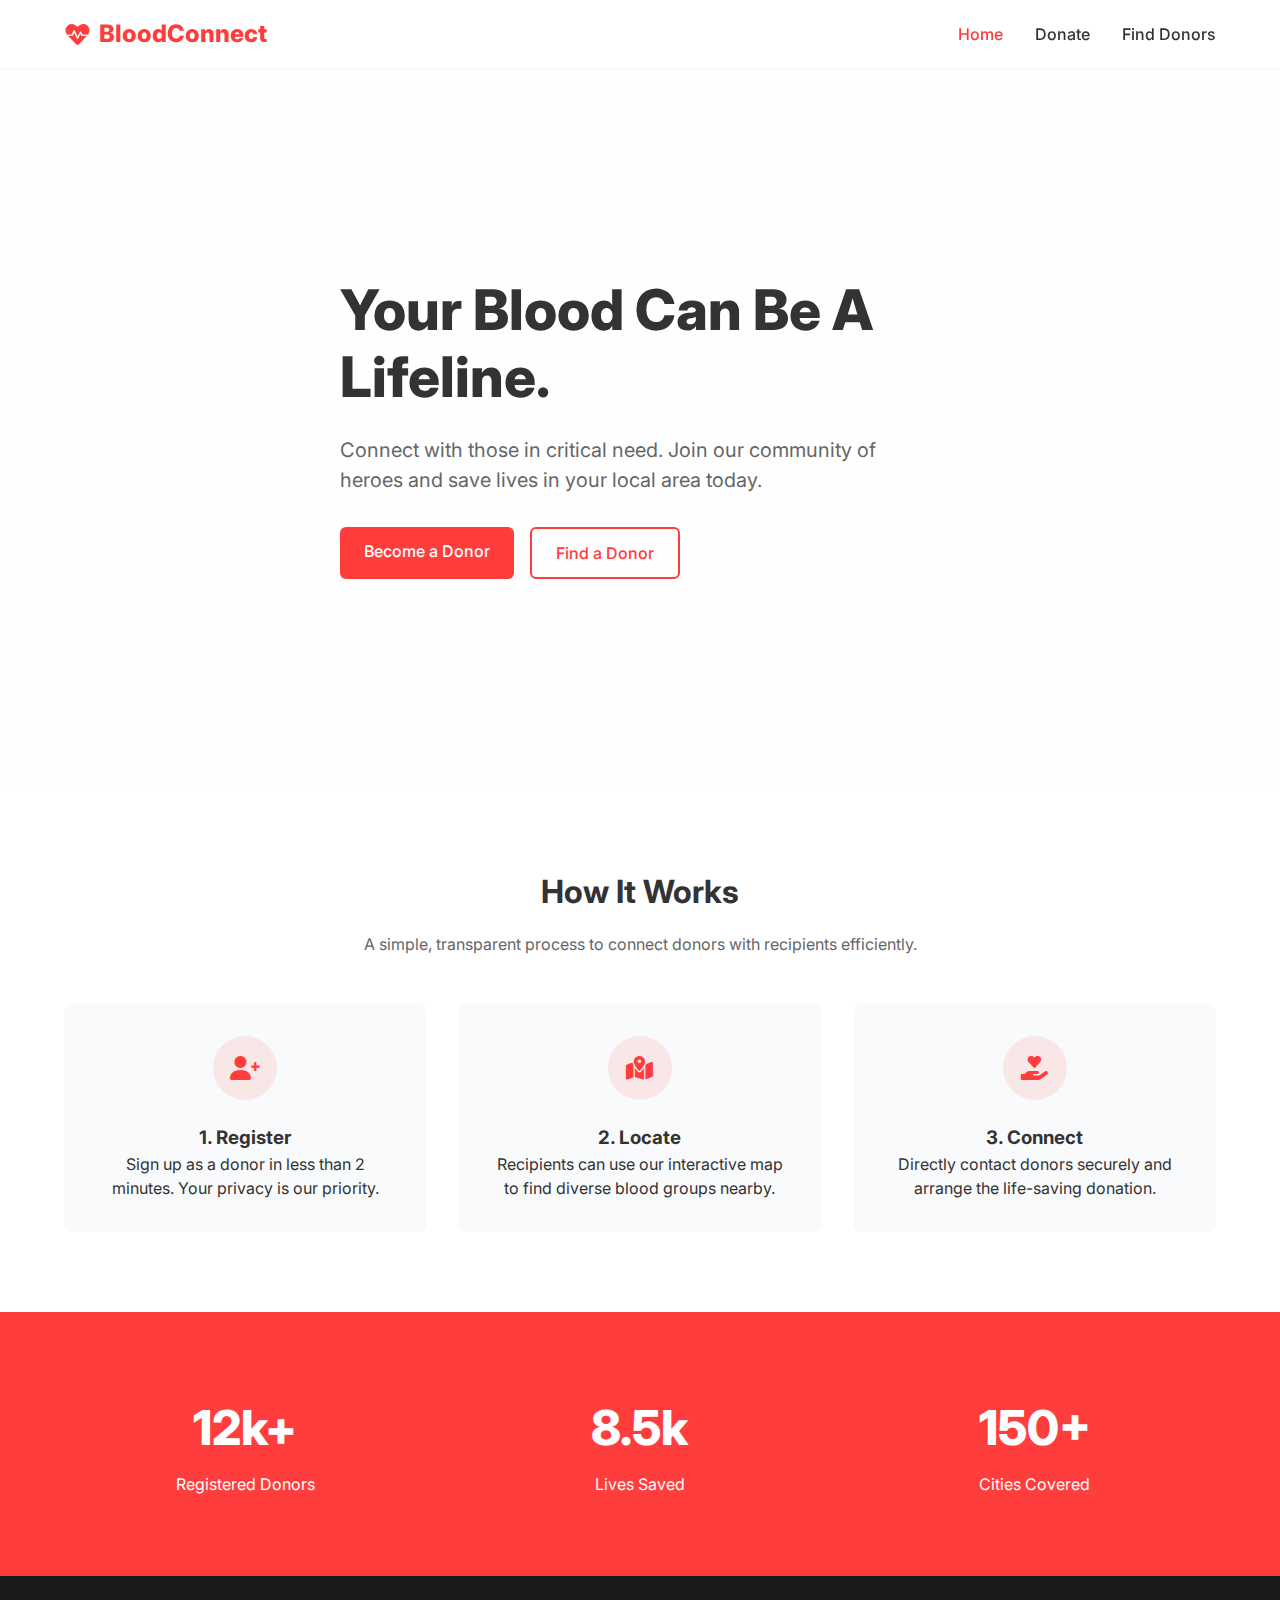
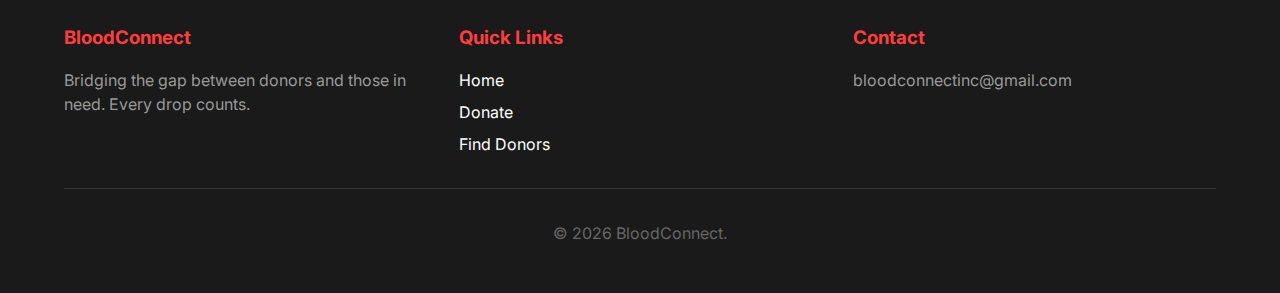
<file: index.html>
<!DOCTYPE html>
<html lang="en">

<head>
    <meta charset="UTF-8">
    <meta name="viewport" content="width=device-width, initial-scale=1.0">
    <title>BloodConnect - Save a Life Today</title>
    <link rel="stylesheet" href="style.css">
    <link href="https://fonts.googleapis.com/css2?family=Inter:wght@400;500;600;700;800&display=swap" rel="stylesheet">
    <link rel="stylesheet" href="https://cdnjs.cloudflare.com/ajax/libs/font-awesome/6.0.0/css/all.min.css">
</head>

<body>

    <!-- Navigation -->
    <nav class="navbar">
        <div class="container nav-container">
            <a href="index.html" class="logo">
                <i class="fa-solid fa-heart-pulse"></i> BloodConnect
            </a>
            <ul class="nav-links">
                <li><a href="index.html" class="nav-link active">Home</a></li>
                <li><a href="register.html" class="nav-link">Donate</a></li>
                <li><a href="locate.html" class="nav-link">Find Donors</a></li>
            </ul>
        </div>
    </nav>

    <!-- Hero Section -->
    <header class="hero">
        <div class="container">
            <div class="hero-content">
                <h1>Your Blood Can Be A Lifeline.</h1>
                <p>Connect with those in critical need. Join our community of heroes and save lives in your local area
                    today.</p>
                <div style="display: flex; gap: 1rem;">
                    <a href="register.html" class="btn btn-primary">Become a Donor</a>
                    <a href="locate.html" class="btn btn-outline">Find a Donor</a>
                </div>
            </div>
        </div>
    </header>

    <!-- How It Works -->
    <section class="features">
        <div class="container">
            <h2 class="section-title">How It Works</h2>
            <p class="section-subtitle">A simple, transparent process to connect donors with recipients efficiently.</p>

            <div class="features-grid">
                <div class="feature-card">
                    <div class="feature-icon">
                        <i class="fa-solid fa-user-plus"></i>
                    </div>
                    <h3>1. Register</h3>
                    <p>Sign up as a donor in less than 2 minutes. Your privacy is our priority.</p>
                </div>
                <div class="feature-card">
                    <div class="feature-icon">
                        <i class="fa-solid fa-map-location-dot"></i>
                    </div>
                    <h3>2. Locate</h3>
                    <p>Recipients can use our interactive map to find diverse blood groups nearby.</p>
                </div>
                <div class="feature-card">
                    <div class="feature-icon">
                        <i class="fa-solid fa-hand-holding-heart"></i>
                    </div>
                    <h3>3. Connect</h3>
                    <p>Directly contact donors securely and arrange the life-saving donation.</p>
                </div>
            </div>
        </div>
    </section>

    <!-- Stats -->
    <section class="stats">
        <div class="container">
            <div class="stats-grid">
                <div>
                    <div class="stat-number">12k+</div>
                    <p>Registered Donors</p>
                </div>
                <div>
                    <div class="stat-number">8.5k</div>
                    <p>Lives Saved</p>
                </div>
                <div>
                    <div class="stat-number">150+</div>
                    <p>Cities Covered</p>
                </div>
            </div>
        </div>
    </section>

    <!-- Footer -->
    <footer class="footer">
        <div class="container">
            <div class="footer-content">
                <div class="footer-col">
                    <h3>BloodConnect</h3>
                    <p>Bridging the gap between donors and those in need. Every drop counts.</p>
                </div>
                <div class="footer-col">
                    <h3>Quick Links</h3>
                    <ul style="display: flex; flex-direction: column; gap: 0.5rem;">
                        <li><a href="index.html">Home</a></li>
                        <li><a href="register.html">Donate</a></li>
                        <li><a href="locate.html">Find Donors</a></li>
                    </ul>
                </div>
                <div class="footer-col">
                    <h3>Contact</h3>
                    <p>bloodconnectinc@gmail.com</p>
                </div>
            </div>
            <div class="footer-bottom">
                <p>&copy; 2026 BloodConnect.</p>
            </div>
        </div>
    </footer>

    <script src="script.js"></script>
</body>

</html>
</file>
<file: style.css>
:root {
    --primary-red: #FF3D3D;
    --primary-red-hover: #E02E2E;
    --text-dark: #333333;
    --text-light: #666666;
    --bg-light: #F9FAFB;
    --bg-white: #FFFFFF;
    --shadow-sm: 0 1px 2px 0 rgba(0, 0, 0, 0.05);
    --shadow-md: 0 4px 6px -1px rgba(0, 0, 0, 0.1), 0 2px 4px -1px rgba(0, 0, 0, 0.06);
    --radius-md: 0.375rem;
    --radius-lg: 0.5rem;
    --font-sans: 'Inter', system-ui, -apple-system, sans-serif;
}

* {
    margin: 0;
    padding: 0;
    box-sizing: border-box;
}

body {
    font-family: var(--font-sans);
    color: var(--text-dark);
    line-height: 1.5;
    background-color: var(--bg-light);
}

a {
    text-decoration: none;
    color: inherit;
}

ul {
    list-style: none;
}

/* Utilities */
.container {
    max-width: 1200px;
    margin: 0 auto;
    padding: 0 1.5rem;
}

.btn {
    display: inline-block;
    padding: 0.75rem 1.5rem;
    border-radius: var(--radius-md);
    font-weight: 500;
    transition: all 0.2s ease;
    cursor: pointer;
    border: none;
    font-size: 1rem;
}

.btn-primary {
    background-color: var(--primary-red);
    color: white;
}

.btn-primary:hover {
    background-color: var(--primary-red-hover);
    transform: translateY(-1px);
}

.btn-outline {
    background-color: transparent;
    border: 2px solid var(--primary-red);
    color: var(--primary-red);
}

.btn-outline:hover {
    background-color: var(--primary-red);
    color: white;
}

.section-title {
    font-size: 2rem;
    font-weight: 700;
    text-align: center;
    margin-bottom: 1rem;
    color: var(--text-dark);
}

.section-subtitle {
    text-align: center;
    color: var(--text-light);
    margin-bottom: 3rem;
    max-width: 600px;
    margin-left: auto;
    margin-right: auto;
}

/* Navbar */
.navbar {
    background-color: var(--bg-white);
    box-shadow: var(--shadow-sm);
    position: sticky;
    top: 0;
    z-index: 100;
    padding: 1rem 0;
}

.nav-container {
    display: flex;
    justify-content: space-between;
    align-items: center;
}

.logo {
    font-size: 1.5rem;
    font-weight: 800;
    color: var(--primary-red);
    display: flex;
    align-items: center;
    gap: 0.5rem;
}

.nav-links {
    display: flex;
    gap: 2rem;
}

.nav-link {
    font-weight: 500;
    color: var(--text-dark);
    transition: color 0.2s;
}

.nav-link:hover, .nav-link.active {
    color: var(--primary-red);
}

/* Footer */
.footer {
    background-color: #1a1a1a;
    color: white;
    padding: 3rem 0;
    margin-top: auto;
}

.footer-content {
    display: grid;
    grid-template-columns: repeat(auto-fit, minmax(250px, 1fr));
    gap: 2rem;
    margin-bottom: 2rem;
}

.footer-col h3 {
    margin-bottom: 1rem;
    color: var(--primary-red);
}

.footer-col p {
    color: #999;
}

.footer-bottom {
    border-top: 1px solid #333;
    padding-top: 2rem;
    text-align: center;
    color: #666;
}

/* Home Page Specifics */
.hero {
    padding: 6rem 0;
    background: linear-gradient(rgba(255,255,255,0.9), rgba(255,255,255,0.9)), url('https://images.unsplash.com/photo-1615461166315-9f55c5a61834?ixlib=rb-1.2.1&auto=format&fit=crop&w=1920&q=80');
    background-size: cover;
    background-position: center;
    min-height: 80vh;
    display: flex;
    align-items: center;
}

.hero-content {
    max-width: 600px;
}

.hero h1 {
    font-size: 3.5rem;
    line-height: 1.2;
    margin-bottom: 1.5rem;
    font-weight: 800;
}

.hero p {
    font-size: 1.25rem;
    color: var(--text-light);
    margin-bottom: 2rem;
}

.features {
    padding: 5rem 0;
    background-color: var(--bg-white);
}

.features-grid {
    display: grid;
    grid-template-columns: repeat(auto-fit, minmax(300px, 1fr));
    gap: 2rem;
}

.feature-card {
    padding: 2rem;
    border-radius: var(--radius-lg);
    background: var(--bg-light);
    text-align: center;
    transition: transform 0.2s;
}

.feature-card:hover {
    transform: translateY(-5px);
}

.feature-icon {
    width: 64px;
    height: 64px;
    background-color: rgba(255, 61, 61, 0.1);
    color: var(--primary-red);
    border-radius: 50%;
    display: flex;
    align-items: center;
    justify-content: center;
    margin: 0 auto 1.5rem;
    font-size: 1.5rem;
}

.stats {
    padding: 5rem 0;
    background-color: var(--primary-red);
    color: white;
}

.stats-grid {
    display: grid;
    grid-template-columns: repeat(auto-fit, minmax(200px, 1fr));
    gap: 2rem;
    text-align: center;
}

.stat-number {
    font-size: 3rem;
    font-weight: 800;
    margin-bottom: 0.5rem;
}

/* Forms */
.form-container {
    max-width: 600px;
    margin: 4rem auto;
    background: var(--bg-white);
    padding: 2rem;
    border-radius: var(--radius-lg);
    box-shadow: var(--shadow-md);
}

.form-group {
    margin-bottom: 1.5rem;
}

.form-label {
    display: block;
    margin-bottom: 0.5rem;
    font-weight: 500;
    color: var(--text-dark);
}

.form-input, .form-select {
    width: 100%;
    padding: 0.75rem;
    border: 1px solid #ddd;
    border-radius: var(--radius-md);
    font-size: 1rem;
    font-family: inherit;
    transition: border-color 0.2s;
}

.form-input:focus, .form-select:focus {
    outline: none;
    border-color: var(--primary-red);
}

/* Locator & Map */
.locator-container {
    display: grid;
    grid-template-columns: 300px 1fr;
    gap: 2rem;
    height: calc(100vh - 80px); /* Subtract navbar height */
}

@media (max-width: 768px) {
    .locator-container {
        grid-template-columns: 1fr;
        height: auto;
    }
    
    .map-container {
        height: 400px;
    }
}

.sidebar {
    background: var(--bg-white);
    padding: 2rem;
    border-right: 1px solid #eee;
    overflow-y: auto;
}

.map-container {
    width: 100%;
    height: 100%;
    background-color: #e5e5e5;
    position: relative;
}

.donor-card {
    padding: 1rem;
    border: 1px solid #eee;
    border-radius: var(--radius-md);
    margin-bottom: 1rem;
    cursor: pointer;
    transition: all 0.2s;
}

.donor-card:hover {
    border-color: var(--primary-red);
    background-color: rgba(255, 61, 61, 0.05);
}

/* Helper for map placeholder */
.map-placeholder {
    display: flex;
    align-items: center;
    justify-content: center;
    height: 100%;
    color: var(--text-light);
    flex-direction: column;
    gap: 1rem;
}

/* Google Sign-In Section */
#googleSignInSection {
    border: 2px dashed #ddd;
}

#googleSignInButton {
    min-height: 50px;
}

#userInfoSection {
    animation: fadeIn 0.3s ease-in;
}

@keyframes fadeIn {
    from {
        opacity: 0;
        transform: translateY(-10px);
    }
    to {
        opacity: 1;
        transform: translateY(0);
    }
}
</file>
